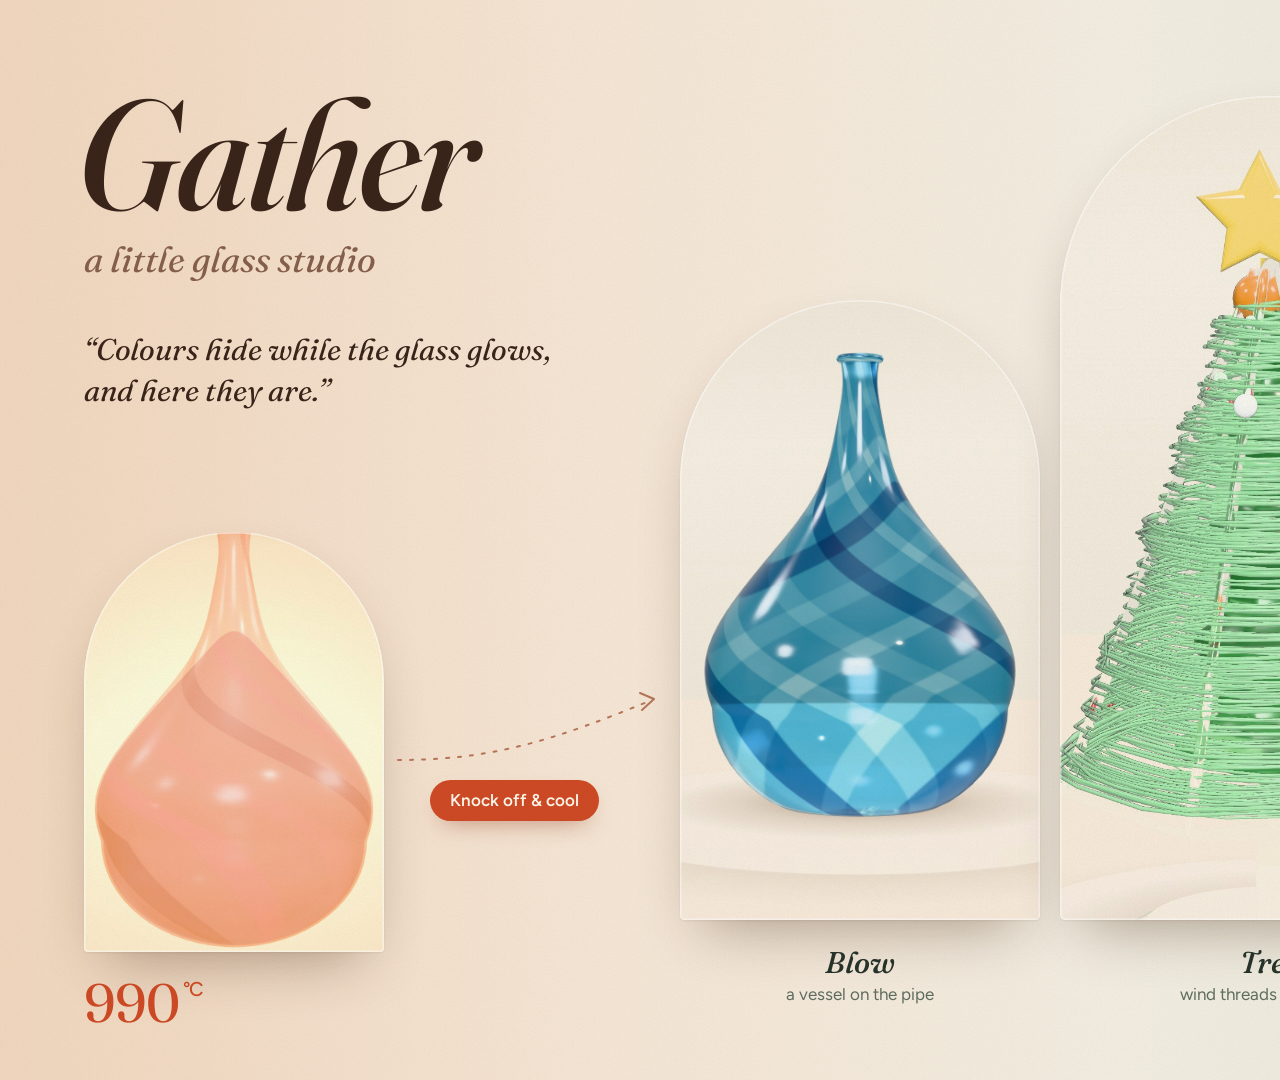
<file: assets-src/cover.html>
<!DOCTYPE html>
<html lang="en">
<head>
<meta charset="utf-8">
<title>Gather cover</title>
<!--
  README cover. Every piece in it is a crop of a real capture (assets-src/cover-panels.json, the interface hidden) (made by hand in the live app, drafts in
  assets-src/pieces/). The warm-to-cool background is the app's own --cold palette: tomato by the furnace, bottle
  green after annealing. The arch is the frame of the app's "Save as card" export.
  Render:
    node <repo-introduction>/scripts/shoot.mjs --url "file://$PWD/assets-src/cover.html" \
      --out docs/cover.png --size 1920x1080 --scale 1 --until "window.coverReady"
-->
<link rel="preconnect" href="https://fonts.googleapis.com">
<link rel="preconnect" href="https://fonts.gstatic.com" crossorigin>
<link href="https://fonts.googleapis.com/css2?family=Figtree:wght@400;500;600&family=Fraunces:ital,opsz,wght@0,9..144,400..600;1,9..144,400..600&display=swap" rel="stylesheet">
<style>
  :root { --hot: #cf4a25; --cold: #3f6248; --ink: #3a241a; --ink-cold: #26332a;
    --display: "Fraunces", Georgia, serif; --body: "Figtree", system-ui, sans-serif; }
  * { box-sizing: border-box; margin: 0; padding: 0; }
  html, body { width: 1920px; height: 1080px; overflow: hidden; }
  #stage { position: relative; width: 1920px; height: 1080px; overflow: hidden; color: var(--ink);
    background: linear-gradient(90deg, #f1d8bf 0%, #f6e7d6 30%, #f3efe3 58%, #e3e9d8 100%); }
  .grain { position: absolute; inset: 0; opacity: .18; mix-blend-mode: multiply; pointer-events: none;
    background-image: url("data:image/svg+xml,%3Csvg xmlns='http://www.w3.org/2000/svg' width='220' height='220'%3E%3Cfilter id='n'%3E%3CfeTurbulence type='fractalNoise' baseFrequency='.9' numOctaves='2' stitchTiles='stitch'/%3E%3CfeColorMatrix values='0 0 0 0 .35 0 0 0 0 .25 0 0 0 0 .18 0 0 0 .5 0'/%3E%3C/filter%3E%3Crect width='100%25' height='100%25' filter='url(%23n)'/%3E%3C/svg%3E"); }
  .abs { position: absolute; }
  h1 { font: italic 500 156px/0.9 var(--display); letter-spacing: -.02em; }
  .tag { font: italic 400 36px/1.2 var(--display); color: #86604c; }
  .quote { font: italic 400 30px/1.35 var(--display); color: var(--ink); }
  .arch { position: absolute; border-radius: 999px 999px 26px 26px; overflow: hidden; background-repeat: no-repeat;
    box-shadow: 0 1px 2px rgba(70,40,20,.08), 0 26px 60px -24px rgba(70,40,20,.45), inset 0 0 0 1.5px rgba(255,255,255,.55); }
  .lbl { position: absolute; text-align: center; }
  .lbl b { display: block; font: italic 500 30px/1.1 var(--display); color: var(--ink-cold); }
  .lbl span { display: block; font: 400 17px/1.4 var(--body); color: #5f6e60; margin-top: 4px; }
  .temp { position: absolute; font: 400 54px/1 var(--display); letter-spacing: -.02em; }
  .temp small { font: 500 20px var(--body); margin-left: 4px; vertical-align: 26px; }
  .step { position: absolute; font: 600 17px/1 var(--body); color: #fff8ec; background: var(--hot); padding: 12px 20px; border-radius: 999px;
    box-shadow: 0 10px 24px -12px rgba(140,40,10,.6); }
</style>
</head>
<body>
<div id="stage">
  <h1 class="abs" style="left:76px; top:84px">Gather</h1>
  <div class="abs tag" style="left:84px; top:238px">a little glass studio</div>
  <div class="abs quote" style="left:84px; top:330px; width:500px">&ldquo;Colours hide while the glass glows, and here they are.&rdquo;</div>

  <div id="hot" class="arch" style="left:84px; top:532px; width:300px; height:420px"></div>
  <div class="temp" style="left:84px; top:976px; color:var(--hot)">990<small>°C</small></div>

  <svg class="abs" style="left:384px; top:0" width="290" height="1080" viewBox="0 0 290 1080">
    <path d="M14 760 C 110 760, 170 740, 268 700" fill="none" stroke="#b9775a" stroke-width="2" stroke-dasharray="3 9" stroke-linecap="round"/>
    <path d="M256 693 L 270 699 L 258 710" fill="none" stroke="#b9775a" stroke-width="2" stroke-linecap="round" stroke-linejoin="round"/>
  </svg>
  <div class="step" style="left:430px; top:780px">Knock off &amp; cool</div>

  <div id="vessel" class="arch" style="left:680px; top:300px; width:360px; height:620px"></div>
  <div id="tree" class="arch" style="left:1060px; top:96px; width:420px; height:824px"></div>
  <div id="flower" class="arch" style="left:1500px; top:300px; width:340px; height:620px"></div>

  <div class="lbl" style="left:680px; top:946px; width:360px"><b>Blow</b><span>a vessel on the pipe</span></div>
  <div class="lbl" style="left:1060px; top:946px; width:420px"><b>Tree</b><span>wind threads on a frame</span></div>
  <div class="lbl" style="left:1500px; top:946px; width:340px"><b>Flower</b><span>pull petals on a stem</span></div>
  <div class="grain"></div>
</div>
<script>
// Each arch shows one capture (2880 × 2000): s = scale, [cx, cy] = the point of the capture that sits at the arch's centre.
const CROPS = {
  hot:    { src: 'panel-hot.jpg',    s: 0.40, cx: 1440, cy: 720 },
  vessel: { src: 'panel-vessel.jpg', s: 0.46, cx: 1440, cy: 880 },
  tree:   { src: 'panel-tree.jpg',   s: 0.58, cx: 1440, cy: 850 },
  flower: { src: 'panel-flower.jpg', s: 0.34, cx: 1440, cy: 1060 },
};
const loads = Object.entries(CROPS).map(([id, c]) => new Promise((done) => {
  const el = document.getElementById(id), img = new Image();
  img.onload = img.onerror = done; img.src = c.src;
  const w = el.offsetWidth, h = el.offsetHeight;
  el.style.backgroundImage = `url(${c.src})`;
  el.style.backgroundSize = `${2880 * c.s}px auto`;
  el.style.backgroundPosition = `${w / 2 - c.cx * c.s}px ${h / 2 - c.cy * c.s}px`;
}));
Promise.all([document.fonts.ready, ...loads]).then(() => { window.coverReady = true; });
</script>
</body>
</html>
</file>
